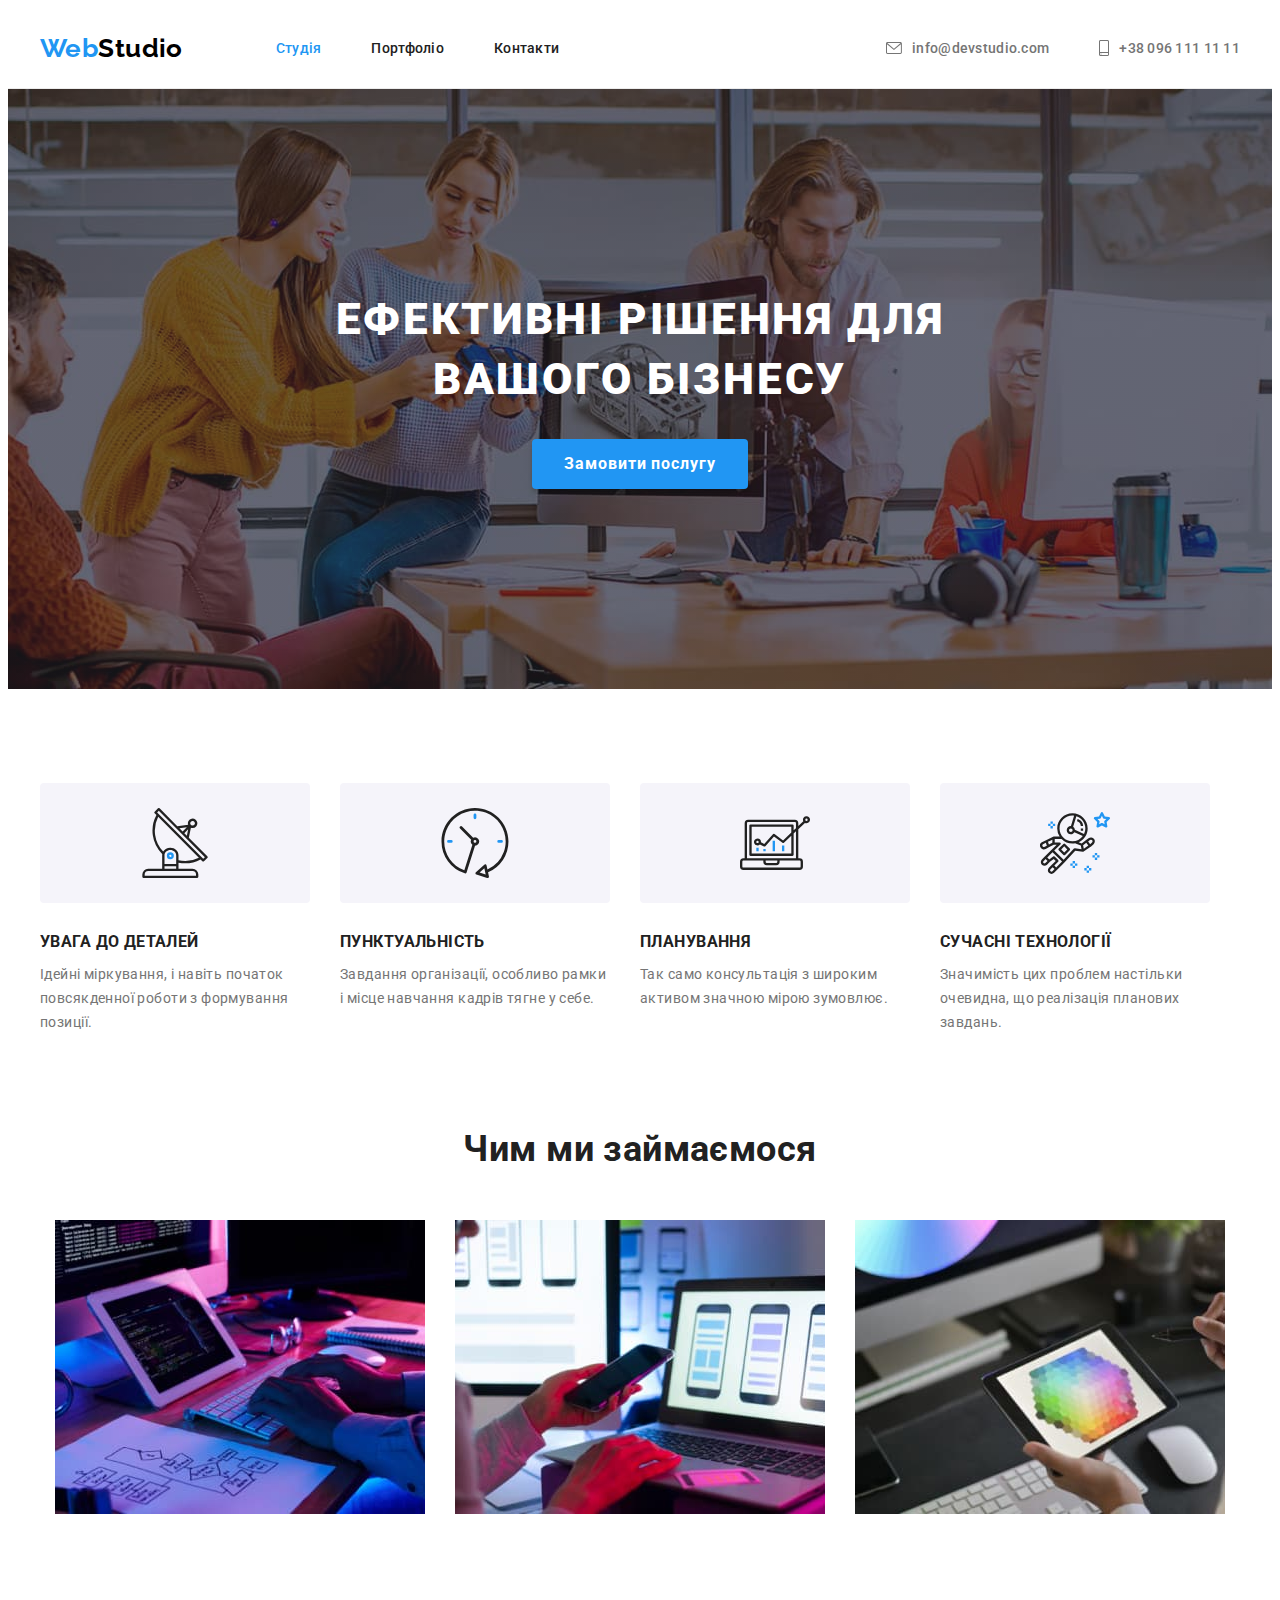
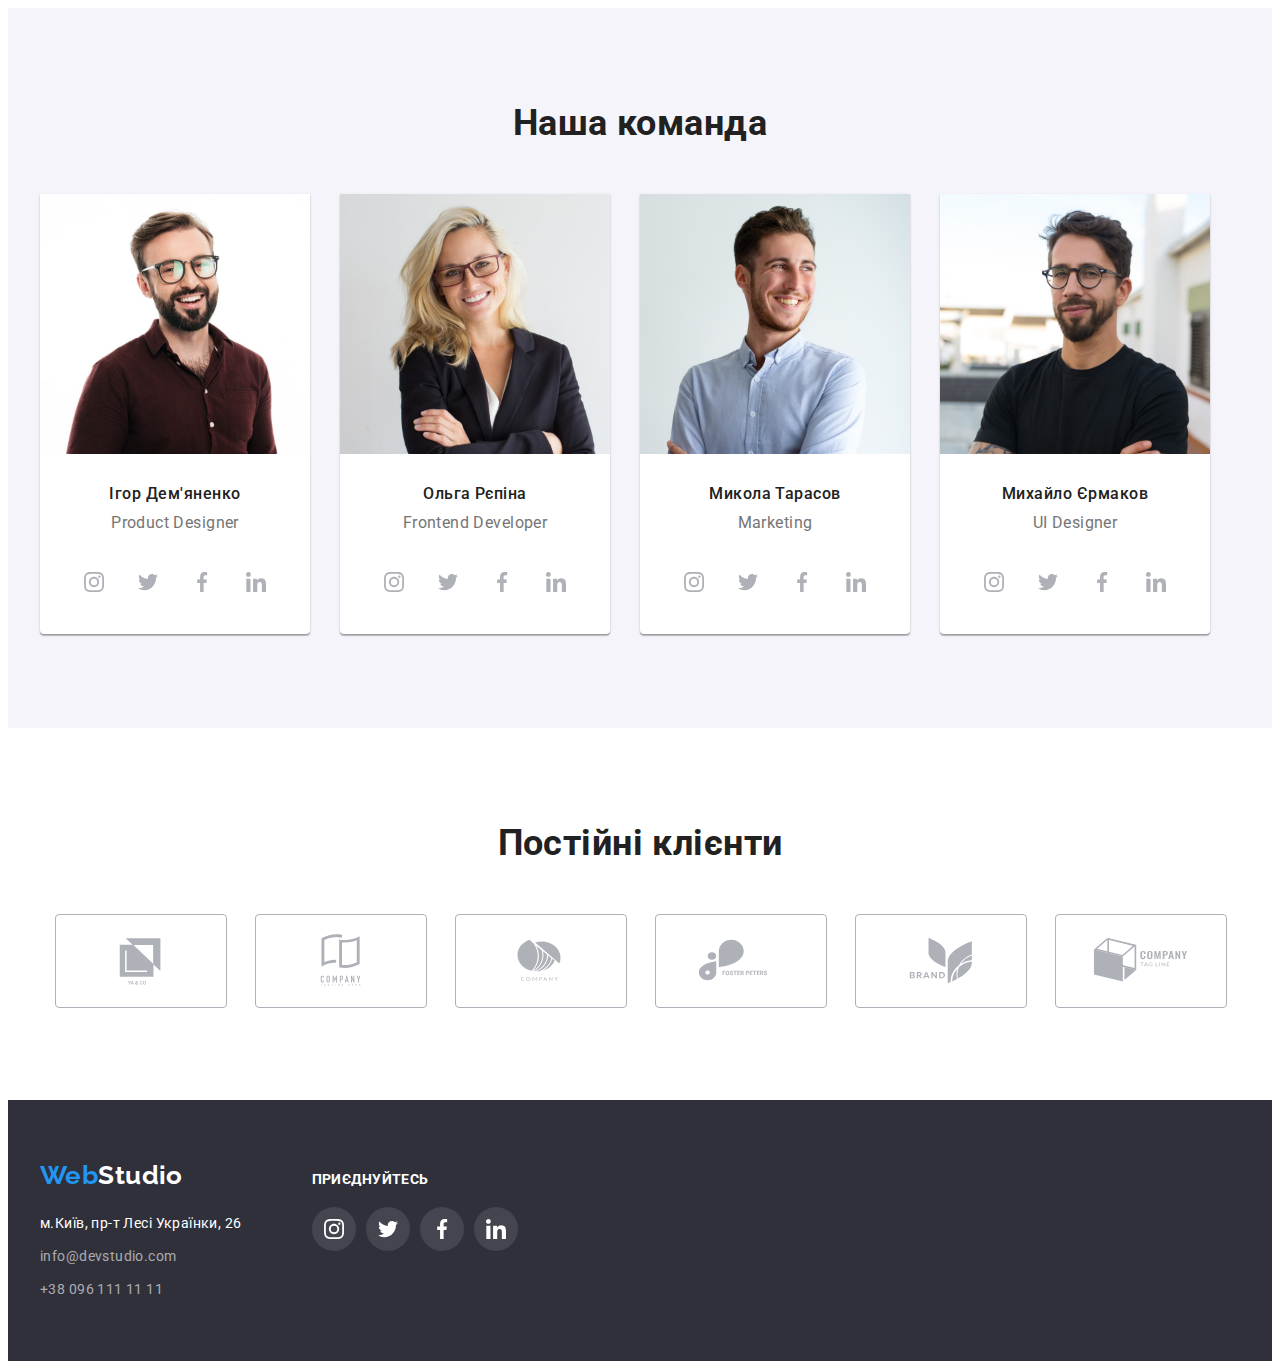
<file: index.html>
<!DOCTYPE html>
<html lang="uk">
  <head>
    <meta charset="UTF-8" />
    <meta http-equiv="X-UA-Compatible" content="IE=edge" />
    <meta name="viewport" content="width=device-width, initial-scale=1.0" />
    <title>Document</title>
    <link rel="preconnect" href="https://fonts.googleapis.com" />
    <link rel="preconnect" href="https://fonts.gstatic.com" crossorigin />

    <!-- Modern normalize -->
    <link
      rel="stylesheet"
      href="https://cdnjs.cloudflare.com/ajax/libs/modern-normalize/1.1.0/modern-normalize.min.css"
      integrity="sha512-wpPYUAdjBVSE4KJnH1VR1HeZfpl1ub8YT/NKx4PuQ5NmX2tKuGu6U/JRp5y+Y8XG2tV+wKQpNHVUX03MfMFn9Q=="
      crossorigin="anonymous"
      referrerpolicy="no-referrer"
    />

    <!-- Шріфти -->

    <link
      href="https://fonts.googleapis.com/css2?family=Raleway:wght@700&family=Roboto:wght@400;500;700;900&display=swap"
      rel="stylesheet"
    />

    <link rel="stylesheet" href="./css/styles.css" />
  </head>
  <body>
    <!-- Нвігаціяя сайту -->

    <header class="page-header">
      <div class="header-container container">
        <a href="./index.html" class="logo">
          <span class="accent">Web</span>Studio
        </a>
        <nav>
          <ul class="sitenav list">
            <li class="sitenav-item">
              <a href="./index.html" class="sitenav-link link current"
                >Студія</a
              >
            </li>
            <li class="sitenav-item">
              <a href="./portfolio.html" class="sitenav-link link">Портфоліо</a>
            </li>
            <li class="sitenav-item">
              <a href="" class="sitenav-link link">Контакти</a>
            </li>
          </ul>
        </nav>
        <ul class="header-contacts list">
          <li class="contacts-item">
            <a href="mailto:info@devstudio.com" class="contacts-link link">
              <svg class="contacts-icon" width="16" height="12">
                <use href="./images/icons.svg#envelope"></use>
              </svg>
              info@devstudio.com
            </a>
          </li>
          <li>
            <a href="tel:+380961111111" class="contacts-link link">
              <svg class="contacts-icon" width="10" height="16">
                <use href="./images/icons.svg#smartphone"></use>
              </svg>
              +38 096 111 11 11</a
            >
          </li>
        </ul>
      </div>
    </header>

    <!-- Головна частина сайту -->

    <main>
      <!-- Герой -->
      <section class="hero">
        <div class="hero-container container">
          <h1 class="hero-title">Ефективні рішення для вашого бізнесу</h1>
          <button type="button" class="button primary">Замовити послугу</button>
        </div>
      </section>
      <!-- Переваги -->
      <section class="section">
        <div class="benefits-container container">
          <h2 class="hidden">Переваги</h2>
          <ul class="benefits-list list">
            <li class="benefits-item">
              <div class="icon-container">
                <svg class="benefits-icon" width="70" height="70">
                  <use href="./images/icons.svg#antenna"></use>
                </svg>
              </div>
              <h3 class="benefits-title">УВАГА ДО ДЕТАЛЕЙ</h3>
              <p class="benefits-text">
                Ідейні міркування, і навіть початок повсякденної роботи з
                формування позиції.
              </p>
            </li>
            <li class="benefits-item">
              <div class="icon-container">
                <svg class="benefits-icon" width="70" height="70">
                  <use href="./images/icons.svg#clock"></use>
                </svg>
              </div>
              <h3 class="benefits-title">ПУНКТУАЛЬНІСТЬ</h3>
              <p class="benefits-text">
                Завдання організації, особливо рамки і місце навчання кадрів
                тягне у себе.
              </p>
            </li>
            <li class="benefits-item">
              <div class="icon-container">
                <svg class="benefits-icon" width="70" height="70">
                  <use href="./images/icons.svg#diagram"></use>
                </svg>
              </div>
              <h3 class="benefits-title">ПЛАНУВАННЯ</h3>
              <p class="benefits-text">
                Так само консультація з широким активом значною мірою зумовлює.
              </p>
            </li>
            <li class="benefits-item">
              <div class="icon-container">
                <svg class="benefits-icon" width="70" height="70">
                  <use href="./images/icons.svg#astronaut"></use>
                </svg>
              </div>
              <h3 class="benefits-title">СУЧАСНІ ТЕХНОЛОГІЇ</h3>
              <p class="benefits-text">
                Значимість цих проблем настільки очевидна, що реалізація
                планових завдань.
              </p>
            </li>
          </ul>
        </div>
      </section>
      <!-- Наші можливості -->
      <section class="capabilities-section section">
        <div class="capabilities-container container">
          <h2 class="section-title">Чим ми займаємося</h2>
          <ul class="capabilities-list list">
            <li class="capabilities-item">
              <img
                src="./images/box1.jpg"
                alt="процес"
                width="370"
                height="294"
              />
            </li>
            <li class="capabilities-item">
              <img
                src="./images/box2.jpg"
                alt="процес"
                width="370"
                height="294"
              />
            </li>
            <li class="capabilities-item">
              <img
                src="./images/box3.jpg"
                alt="процес"
                width="370"
                height="294"
              />
            </li>
          </ul>
        </div>
      </section>
      <!-- Наша команда -->
      <section class="section team">
        <div class="container-team container">
          <h2 class="section-title">Наша команда</h2>
          <ul class="workers-list list">
            <li class="cards">
              <img
                src="./images/team_1.jpg"
                alt="Працівник"
                width="270"
                height="260"
              />
              <div class="cards-text">
                <h3 class="workers-title">Ігор Дем'яненко</h3>
                <p class="workers-profession">Product Designer</p>
                <ul class="socials list">
                  <li class="socials-item">
                    <a
                      href="https://www.instagram.com"
                      class="socials-link link"
                      target="_blank"
                      rel="noopener noreferrer"
                      aria-label="Instagram icon"
                    >
                      <svg class="socials-icon" width="20" height="20">
                        <use href="./images/icons.svg#instagram"></use></svg
                    ></a>
                  </li>
                  <li class="socials-item">
                    <a
                      href="https://twitter.com"
                      class="socials-link link"
                      target="_blank"
                      rel="noopener noreferrer"
                      aria-label="Twitter icon"
                      ><svg class="socials-icon" width="20" height="20">
                        <use href="./images/icons.svg#twitter"></use></svg
                    ></a>
                  </li>
                  <li class="socials-item">
                    <a
                      href="https://facebook.com"
                      class="socials-link link"
                      target="_blank"
                      rel="noopener noreferrer"
                      aria-label="Facebook icon"
                      ><svg class="socials-icon" width="20" height="20">
                        <use href="./images/icons.svg#facebook"></use></svg
                    ></a>
                  </li>
                  <li class="socials-item">
                    <a
                      href="https://linkedin.com/"
                      class="socials-link link"
                      target="_blank"
                      rel="noopener noreferrer"
                      aria-label="Linkedin icon"
                      ><svg class="socials-icon" width="20" height="20">
                        <use href="./images/icons.svg#linkedin"></use></svg
                    ></a>
                  </li>
                </ul>
              </div>
            </li>
            <li class="cards">
              <img
                src="./images/team_2.jpg"
                alt="Працівник"
                width="270"
                height="260"
              />
              <div class="cards-text">
                <h3 class="workers-title">Ольга Рєпіна</h3>
                <p class="workers-profession">Frontend Developer</p>
                <ul class="socials list">
                  <li class="socials-item">
                    <a
                      href="https://www.instagram.com"
                      class="socials-link link"
                      target="_blank"
                      rel="noopener noreferrer"
                      aria-label="Instagram icon"
                    >
                      <svg class="socials-icon" width="20" height="20">
                        <use href="./images/icons.svg#instagram"></use></svg
                    ></a>
                  </li>
                  <li class="socials-item">
                    <a
                      href="https://twitter.com"
                      class="socials-link link"
                      target="_blank"
                      rel="noopener noreferrer"
                      aria-label="Twitter icon"
                      ><svg class="socials-icon" width="20" height="20">
                        <use href="./images/icons.svg#twitter"></use></svg
                    ></a>
                  </li>
                  <li class="socials-item">
                    <a
                      href="https://facebook.com"
                      class="socials-link link"
                      target="_blank"
                      rel="noopener noreferrer"
                      aria-label="Facebook icon"
                      ><svg class="socials-icon" width="20" height="20">
                        <use href="./images/icons.svg#facebook"></use></svg
                    ></a>
                  </li>
                  <li class="socials-item">
                    <a
                      href="https://linkedin.com/"
                      class="socials-link link"
                      target="_blank"
                      rel="noopener noreferrer"
                      aria-label="Linkedin icon"
                      ><svg class="socials-icon" width="20" height="20">
                        <use href="./images/icons.svg#linkedin"></use></svg
                    ></a>
                  </li>
                </ul>
              </div>
            </li>
            <li class="cards">
              <img
                src="./images/team_3.jpg"
                alt="Працівник"
                width="270"
                height="260"
              />
              <div class="cards-text">
                <h3 class="workers-title">Микола Тарасов</h3>
                <p class="workers-profession">Marketing</p>
                <ul class="socials list">
                  <li class="socials-item">
                    <a
                      href="https://www.instagram.com"
                      class="socials-link link"
                      target="_blank"
                      rel="noopener noreferrer"
                      aria-label="Instagram icon"
                    >
                      <svg class="socials-icon" width="20" height="20">
                        <use href="./images/icons.svg#instagram"></use></svg
                    ></a>
                  </li>
                  <li class="socials-item">
                    <a
                      href="https://twitter.com"
                      class="socials-link link"
                      target="_blank"
                      rel="noopener noreferrer"
                      aria-label="Twitter icon"
                      ><svg class="socials-icon" width="20" height="20">
                        <use href="./images/icons.svg#twitter"></use></svg
                    ></a>
                  </li>
                  <li class="socials-item">
                    <a
                      href="https://facebook.com"
                      class="socials-link link"
                      target="_blank"
                      rel="noopener noreferrer"
                      aria-label="Facebook icon"
                      ><svg class="socials-icon" width="20" height="20">
                        <use href="./images/icons.svg#facebook"></use></svg
                    ></a>
                  </li>
                  <li class="socials-item">
                    <a
                      href="https://linkedin.com/"
                      class="socials-link link"
                      target="_blank"
                      rel="noopener noreferrer"
                      aria-label="Linkedin icon"
                      ><svg class="socials-icon" width="20" height="20">
                        <use href="./images/icons.svg#linkedin"></use></svg
                    ></a>
                  </li>
                </ul>
              </div>
            </li>
            <li class="cards">
              <img
                src="./images/team_4.jpg"
                alt="Працівник"
                width="270"
                height="260"
              />
              <div class="cards-text">
                <h3 class="workers-title">Михайло Єрмаков</h3>
                <p class="workers-profession">UI Designer</p>
                <ul class="socials list">
                  <li class="socials-item">
                    <a
                      href="https://www.instagram.com"
                      class="socials-link link"
                      target="_blank"
                      rel="noopener noreferrer"
                      aria-label="Instagram icon"
                    >
                      <svg class="socials-icon" width="20" height="20">
                        <use href="./images/icons.svg#instagram"></use></svg
                    ></a>
                  </li>
                  <li class="socials-item">
                    <a
                      href="https://twitter.com"
                      class="socials-link link"
                      target="_blank"
                      rel="noopener noreferrer"
                      aria-label="Twitter icon"
                      ><svg class="socials-icon" width="20" height="20">
                        <use href="./images/icons.svg#twitter"></use></svg
                    ></a>
                  </li>
                  <li class="socials-item">
                    <a
                      href="https://facebook.com"
                      class="socials-link link"
                      target="_blank"
                      rel="noopener noreferrer"
                      aria-label="Facebook icon"
                      ><svg class="socials-icon" width="20" height="20">
                        <use href="./images/icons.svg#facebook"></use></svg
                    ></a>
                  </li>
                  <li class="socials-item">
                    <a
                      href="https://linkedin.com/"
                      class="socials-link link"
                      target="_blank"
                      rel="noopener noreferrer"
                      aria-label="Linkedin icon"
                      ><svg class="socials-icon" width="20" height="20">
                        <use href="./images/icons.svg#linkedin"></use></svg
                    ></a>
                  </li>
                </ul>
              </div>
            </li>
          </ul>
        </div>
      </section>
      <!-- Постійні клієнти -->
      <sectin class="section clients">
        <div class="container-clients container">
          <h2 class="section-title">Постійні клієнти</h2>
          <ul class="clients-list list">
            <li class="clients-item">
              <a
                href=""
                class="clients-link link"
                target=""
                rel="noopener noreferrer"
                aria-label="icon"
              >
                <svg class="clients-icon" width="106" height="60">
                  <use href="./images/icons.svg#Logo1"></use></svg
              ></a>
            </li>
            <li class="clients-item">
              <a
                href=""
                class="clients-link link"
                target=""
                rel="noopener noreferrer"
                aria-label="icon"
              >
                <svg class="clients-icon" width="106" height="60">
                  <use href="./images/icons.svg#Logo2"></use></svg
              ></a>
            </li>
            <li class="clients-item">
              <a
                href=""
                class="clients-link link"
                target=""
                rel="noopener noreferrer"
                aria-label="icon"
              >
                <svg class="clients-icon" width="106" height="60">
                  <use href="./images/icons.svg#Logo3"></use></svg
              ></a>
            </li>
            <li class="clients-item">
              <a
                href=""
                class="clients-link link"
                target=""
                rel="noopener noreferrer"
                aria-label="icon"
              >
                <svg class="clients-icon" width="106" height="60">
                  <use href="./images/icons.svg#Logo4"></use></svg
              ></a>
            </li>
            <li class="clients-item">
              <a
                href=""
                class="clients-link link"
                target=""
                rel="noopener noreferrer"
                aria-label="icon"
              >
                <svg class="clients-icon" width="106" height="60">
                  <use href="./images/icons.svg#Logo5"></use></svg
              ></a>
            </li>
            <li class="clients-item">
              <a
                href=""
                class="clients-link link"
                target=""
                rel="noopener noreferrer"
                aria-label="icon"
              >
                <svg class="clients-icon" width="106" height="60">
                  <use href="./images/icons.svg#Logo6"></use></svg
              ></a>
            </li>
          </ul>
        </div>
      </sectin>
    </main>

    <!-- Підвал -->

    <footer class="footer">
      <div class="footer-container container">
        <div class="communication-container">
          <a href="./index.html" class="footer-logo">
            <span class="accent">Web</span>Studio
          </a>
          <address>
            <ul class="communication-list list">
              <li class="communication-item">
                <a href="" class="link addres">м.Київ, пр-т Лесі Українки, 26</a>
              </li>
              <li class="communication-item">
                <a href="mailto:info@devstudio.com" class="link contacts"
                  >info@devstudio.com</a
                >
              </li>
              <li class="communication-item">
                <a href="tel:+380961111111" class="link contacts"
                  >+38 096 111 11 11</a
                >
              </li>
            </ul>
          </address>
        </div>
        <div class="socials-container">
          <p class="socials-title">приєднуйтесь</p>
          <ul class="footer-socials list">
            <li class="footer-socials-item">
              <a
                href="https://www.instagram.com"
                class="footer-socials-link link"
                target="_blank"
                rel="noopener noreferrer"
                aria-label="Instagram icon"
              >
                <svg class="footer-socials-icon" width="20" height="20">
                  <use href="./images/icons.svg#instagram"></use></svg
              ></a>
            </li>
            <li class="footer-socials-item">
              <a
                href="https://twitter.com"
                class="footer-socials-link link"
                target="_blank"
                rel="noopener noreferrer"
                aria-label="Twitter icon"
                ><svg class="footer-socials-icon" width="20" height="20">
                  <use href="./images/icons.svg#twitter"></use></svg
              ></a>
            </li>
            <li class="footer-socials-item">
              <a
                href="https://facebook.com"
                class="footer-socials-link link"
                target="_blank"
                rel="noopener noreferrer"
                aria-label="Facebook icon"
                ><svg class="footer-socials-icon" width="20" height="20">
                  <use href="./images/icons.svg#facebook"></use></svg
              ></a>
            </li>
            <li class="footer-socials-item">
              <a
                href="https://linkedin.com/"
                class="footer-socials-link link"
                target="_blank"
                rel="noopener noreferrer"
                aria-label="Linkedin icon"
                ><svg class="footer-socials-icon" width="20" height="20">
                  <use href="./images/icons.svg#linkedin"></use></svg
              ></a>
            </li>
          </ul>
        </div>
      </div>
    </footer>
  </body>
</html>
</file>
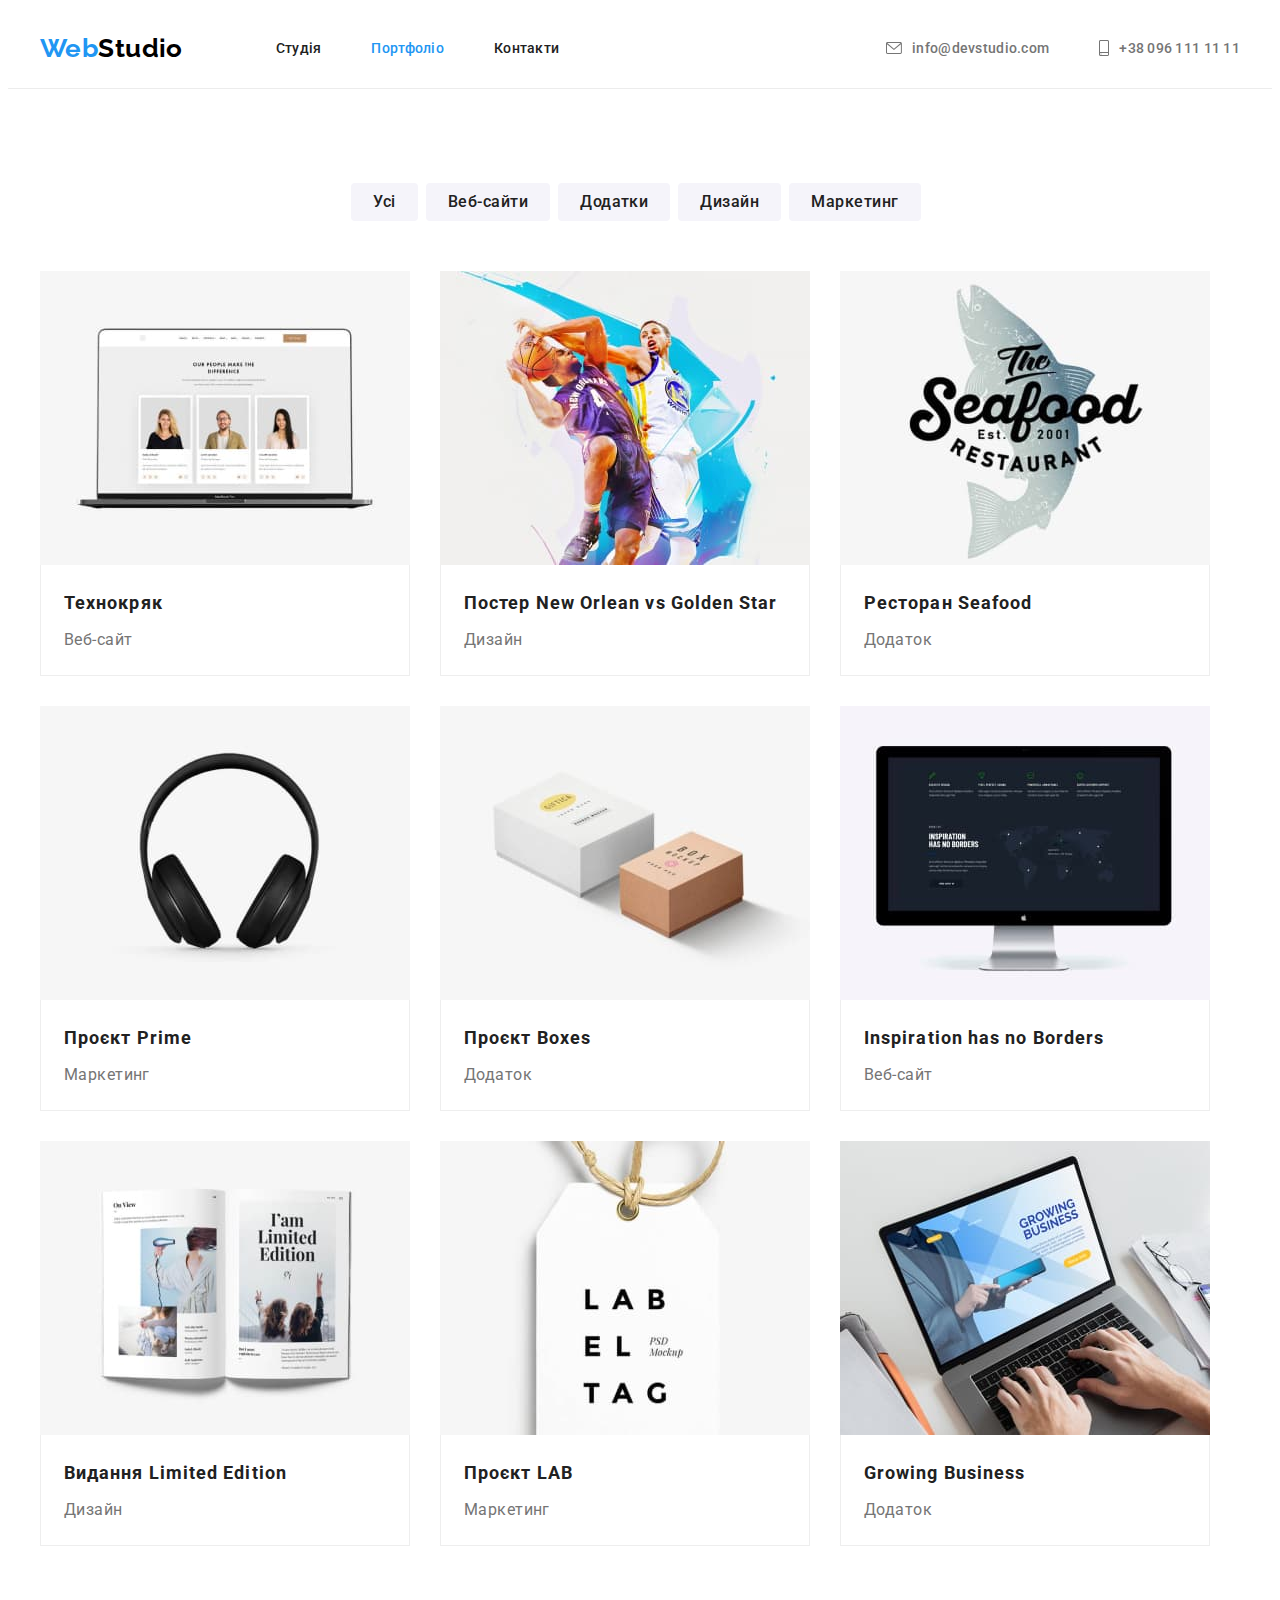
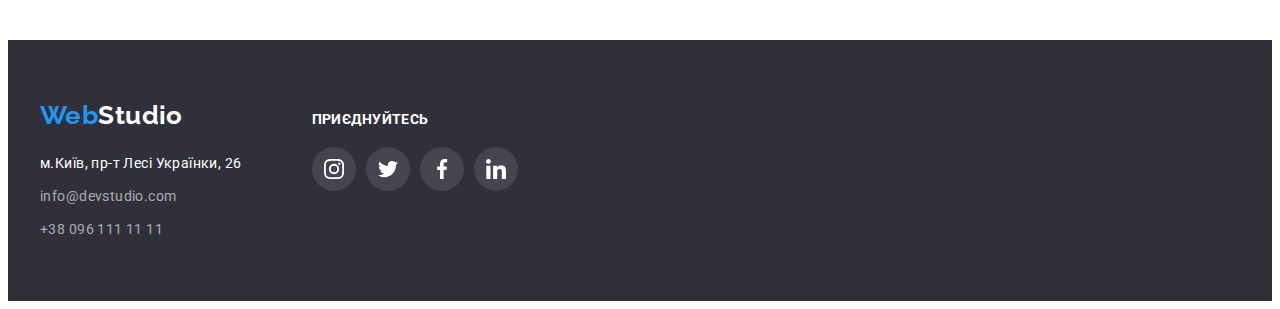
<file: portfolio.html>
<!DOCTYPE html>
<html lang="uk">
  <head>
    <meta charset="UTF-8" />
    <meta http-equiv="X-UA-Compatible" content="IE=edge" />
    <meta name="viewport" content="width=device-width, initial-scale=1.0" />
    <title>Document</title>

    <!-- Modern normalize -->
    <link
      rel="stylesheet"
      href="https://cdnjs.cloudflare.com/ajax/libs/modern-normalize/1.1.0/modern-normalize.min.css"
      integrity="sha512-wpPYUAdjBVSE4KJnH1VR1HeZfpl1ub8YT/NKx4PuQ5NmX2tKuGu6U/JRp5y+Y8XG2tV+wKQpNHVUX03MfMFn9Q=="
      crossorigin="anonymous"
      referrerpolicy="no-referrer"
    />

    <!-- Шріфти -->
    <link
      href="https://fonts.googleapis.com/css2?family=Raleway:wght@700&family=Roboto:wght@400;500;700;900&display=swap"
      rel="stylesheet"
    />
    <link rel="stylesheet" href="./css/styles.css" />
  </head>
  <body>
    <!-- Нвігаціяя сайту -->
    <header class="page-header">
      <div class="header-container container">
        <a href="./index.html" class="logo">
          <span class="accent">Web</span>Studio
        </a>
        <nav>
          <ul class="sitenav list">
            <li class="sitenav-item">
              <a href="./index.html" class="sitenav-link link">Студія</a>
            </li>
            <li class="sitenav-item">
              <a href="./portfolio.html" class="sitenav-link link current"
                >Портфоліо</a
              >
            </li>
            <li class="sitenav-item">
              <a href="" class="sitenav-link link">Контакти</a>
            </li>
          </ul>
        </nav>
        <ul class="header-contacts list">
          <li class="contacts-item">
            <a href="mailto:info@devstudio.com" class="contacts-link link">
              <svg class="contacts-icon" width="16" height="12">
                <use href="./images/icons.svg#envelope"></use>
              </svg>
              info@devstudio.com
            </a>
          </li>
          <li>
            <a href="tel:+380961111111" class="contacts-link link">
              <svg class="contacts-icon" width="10" height="16">
                <use href="./images/icons.svg#smartphone"></use>
              </svg>
              +38 096 111 11 11</a
            >
          </li>
        </ul>
      </div>
    </header>
    <main>
      <!-- Наші проєкти -->

      <section class="section">
        <div class="container">
          <h1 class="hidden">Наші проєкти</h1>
          <ul class="btn-list btn list">
            <li class="btn-item">
              <button type="button" class="button secondary">Усі</button>
            </li>
            <li class="btn-item">
              <button type="button" class="button secondary">Веб-сайти</button>
            </li>
            <li class="btn-item">
              <button type="button" class="button secondary">Додатки</button>
            </li>
            <li class="btn-item">
              <button type="button" class="button secondary">Дизайн</button>
            </li>
            <li class="btn-item">
              <button type="button" class="button secondary">Маркетинг</button>
            </li>
          </ul>
          <ul class="projects-list projects list">
            <li class="projects-item">
                <a href="" class="projects-link link">
                  <img
                    src="./images/project1.jpg"
                    alt="Проєкт"
                    width="370"
                    height="294"
                  />
                  <div class="wrepper">
                    <h2 class="projects-title">Технокряк</h2>
                    <p class="projects-text">Веб-сайт</p>
                  </div>
                </a>
            </li>
            <li class="projects-item">
                  <a href="" class="projects-link link">
                  <img
                    src="./images/project2.jpg"
                    alt="Проєкт"
                    width="370"
                    height="294"
                  />
                  <div class="wrepper">
                    <h2 class="projects-title">
                      Постер New Orlean vs Golden Star
                    </h2>
                    <p class="projects-text">Дизайн</p>
                  </div>
                </a>
            </li>
            <li class="projects-item">
                <a href="" class="projects-link link">
                  <img
                    src="./images/project3.jpg"
                    alt=""
                    width="370"
                    height="294"
                  />
                  <div class="wrepper">
                    <h2 class="projects-title">Ресторан Seafood</h2>
                    <p class="projects-text">Додаток</p>
                  </div>
                </a>
            </li>
            <li class="projects-item">
                <a href="" class="projects-link link">
                  <img
                    src="./images/project4.jpg"
                    alt="Працівник"
                    width="370"
                    height="294"
                  />
                  <div class="wrepper">
                    <h2 class="projects-title">Проєкт Prime</h2>
                    <p class="projects-text">Маркетинг</p>
                  </div>
                </a>
            </li>
            <li class="projects-item">
                <a href="" class="projects-link link">
                  <img
                    src="./images/project5.jpg"
                    alt="Працівник"
                    width="370"
                    height="294"
                  />
                  <div class="wrepper">
                    <h2 class="projects-title">Проєкт Boxes</h2>
                    <p class="projects-text">Додаток</p>
                  </div>
                </a>
            </li>
            <li class="projects-item">
                <a href="" class="projects-link link">
                  <img
                    src="./images/project6.jpg"
                    alt="Працівник"
                    width="370"
                    height="294"
                  />
                  <div class="wrepper">
                    <h2 class="projects-title">Inspiration has no Borders</h2>
                    <p class="projects-text">Веб-сайт</p>
                  </div>
                </a>
            </li>
            <li class="projects-item">
                <a href="" class="projects-link link">
                  <img
                    src="./images/project7.jpg"
                    alt="Працівник"
                    width="370"
                    height="294"
                  />
                  <div class="wrepper">
                    <h2 class="projects-title">Видання Limited Edition</h2>
                    <p class="projects-text">Дизайн</p>
                  </div>
                </a>
            </li>
            <li class="projects-item">
                <a href="" class="projects-link link">
                  <img
                    src="./images/project8.jpg"
                    alt="Працівник"
                    width="370"
                    height="294"
                  />
                  <div class="wrepper">
                    <h2 class="projects-title">Проєкт LAB</h2>
                    <p class="projects-text">Маркетинг</p>
                  </div>
                </a>
            </li>
            <li class="projects-item">
                <a href="" class="projects-link link">
                  <img
                    src="./images/project9.jpg"
                    alt="Працівник"
                    width="370"
                    height="294"
                  />
                  <div class="wrepper">
                    <h2 class="projects-title">Growing Business</h2>
                    <p class="projects-text">Додаток</p>
                  </div>
                </a>
            </li>
          </ul>
        </div>
      </section>
    </main>

    <!-- Підвал -->

    <footer class="footer">
      <div class="footer-container container">
        <div class="communication-container">
          <a href="./index.html" class="footer-logo">
            <span class="accent">Web</span>Studio
          </a>
          <address>
            <ul class="communication-list list">
              <li class="communication-item">
                <a href="" class="link addres"
                  >м.Київ, пр-т Лесі Українки, 26</a
                >
              </li>
              <li class="communication-item">
                <a href="mailto:info@devstudio.com" class="link contacts"
                  >info@devstudio.com</a
                >
              </li>
              <li class="communication-item">
                <a href="tel:+380961111111" class="link contacts"
                  >+38 096 111 11 11</a
                >
              </li>
            </ul>
          </address>
        </div>
        <div class="socials-container">
          <p class="socials-title">приєднуйтесь</p>
          <ul class="footer-socials list">
            <li class="footer-socials-item">
              <a
                href="https://www.instagram.com"
                class="footer-socials-link link"
                target="_blank"
                rel="noopener noreferrer"
                aria-label="Instagram icon"
              >
                <svg class="footer-socials-icon" width="20" height="20">
                  <use href="./images/icons.svg#instagram"></use></svg
              ></a>
            </li>
            <li class="footer-socials-item">
              <a
                href="https://twitter.com"
                class="footer-socials-link link"
                target="_blank"
                rel="noopener noreferrer"
                aria-label="Twitter icon"
                ><svg class="footer-socials-icon" width="20" height="20">
                  <use href="./images/icons.svg#twitter"></use></svg
              ></a>
            </li>
            <li class="footer-socials-item">
              <a
                href="https://facebook.com"
                class="footer-socials-link link"
                target="_blank"
                rel="noopener noreferrer"
                aria-label="Facebook icon"
                ><svg class="footer-socials-icon" width="20" height="20">
                  <use href="./images/icons.svg#facebook"></use></svg
              ></a>
            </li>
            <li class="footer-socials-item">
              <a
                href="https://linkedin.com/"
                class="footer-socials-link link"
                target="_blank"
                rel="noopener noreferrer"
                aria-label="Linkedin icon"
                ><svg class="footer-socials-icon" width="20" height="20">
                  <use href="./images/icons.svg#linkedin"></use></svg
              ></a>
            </li>
          </ul>
        </div>
      </div>
    </footer>
  </body>
</html>
</file>
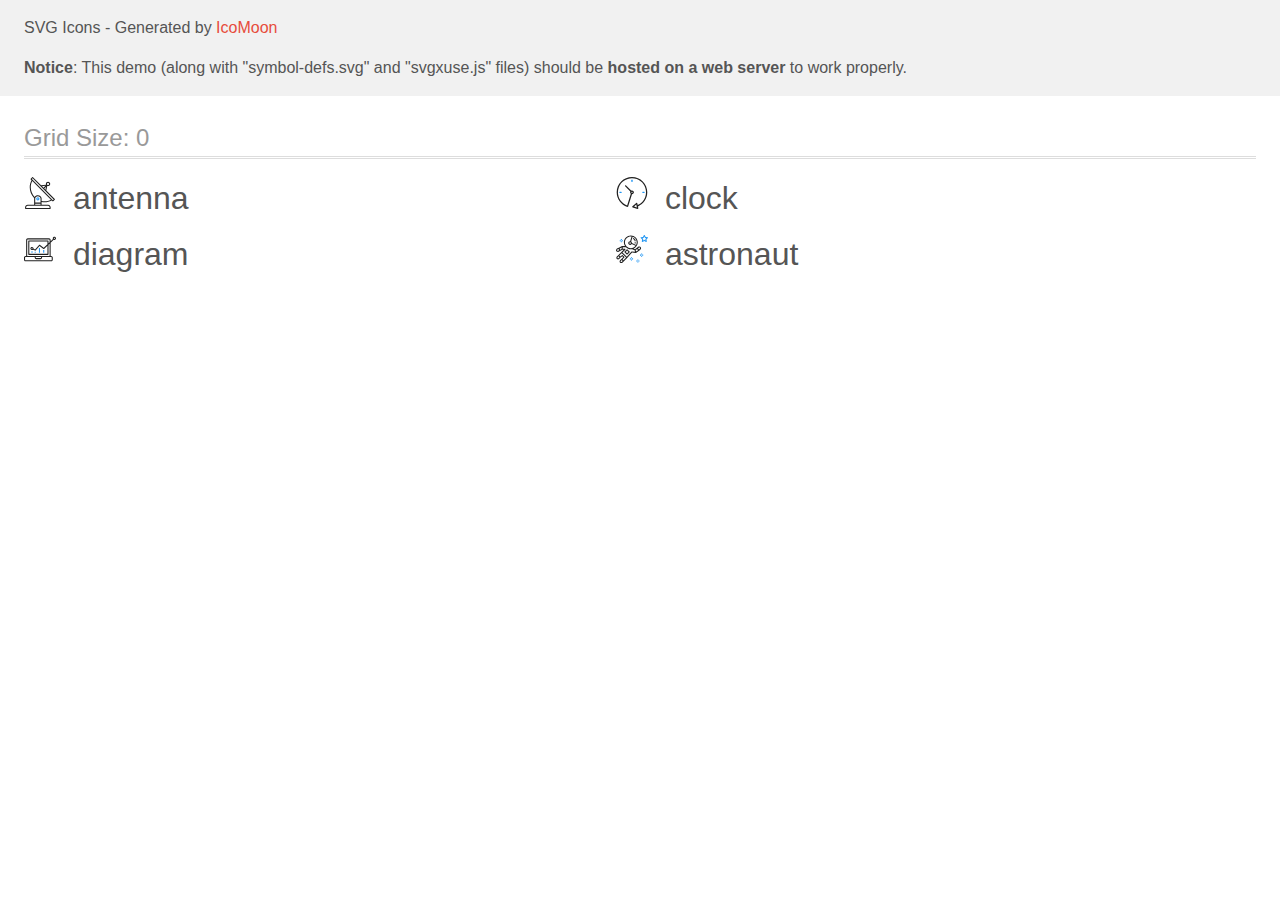
<file: images/icomoon/demo-external-svg.html>
<!doctype html>
<html>
<head>
    <title>IcoMoon - SVG Icons</title>
    <meta charset="utf-8">
    <meta name="viewport" content="width=device-width, initial-scale=1">
    <link rel="stylesheet" href="demo-files/demo.css">
    <link rel="stylesheet" href="style.css">
</head>
<body>
<header class="bgc1 clearfix">
<div class="mhl">
    <p>SVG Icons - Generated by <a href="https://icomoon.io/app">IcoMoon</a></p><p><strong>Notice</strong>: This demo (along with "symbol-defs.svg" and "svgxuse.js" files) should be <b>hosted on a web server</b> to work properly.</p>
</div>
</header>
    <div class="clearfix mhl ptl">
        <h1 class="mvm mtn fgc1">Grid Size: 0</h1>
        <div class="glyph fs1">
            <div class="clearfix pbs">
                <svg class="icon antenna"><use xlink:href="symbol-defs.svg#antenna"></use></svg><span class="name"> antenna</span>
            </div>
        </div>
        <div class="glyph fs1">
            <div class="clearfix pbs">
                <svg class="icon clock"><use xlink:href="symbol-defs.svg#clock"></use></svg><span class="name"> clock</span>
            </div>
        </div>
        <div class="glyph fs1">
            <div class="clearfix pbs">
                <svg class="icon diagram"><use xlink:href="symbol-defs.svg#diagram"></use></svg><span class="name"> diagram</span>
            </div>
        </div>
        <div class="glyph fs1">
            <div class="clearfix pbs">
                <svg class="icon astronaut"><use xlink:href="symbol-defs.svg#astronaut"></use></svg><span class="name"> astronaut</span>
            </div>
        </div>
  </div>
<script defer src="svgxuse.js"></script>
</body>
</html>
</file>
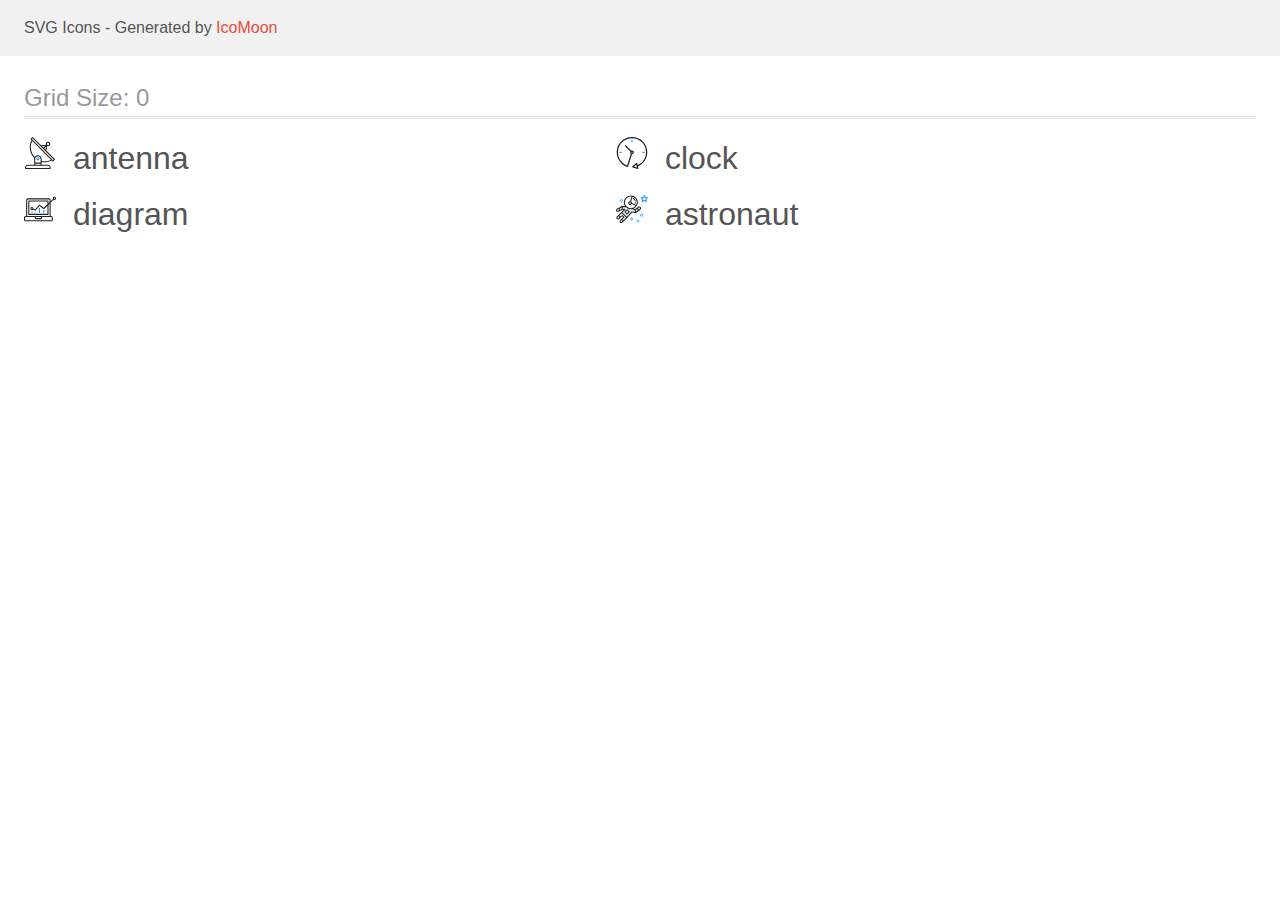
<file: images/icomoon/demo.html>
<!doctype html>
<html>
<head>
    <title>IcoMoon - SVG Icons</title>
    <meta charset="utf-8">
    <meta name="viewport" content="width=device-width, initial-scale=1">
    <link rel="stylesheet" href="demo-files/demo.css">
    <link rel="stylesheet" href="style.css">
</head>
<body>
<svg aria-hidden="true" style="position: absolute; width: 0; height: 0; overflow: hidden;" version="1.1" xmlns="http://www.w3.org/2000/svg" xmlns:xlink="http://www.w3.org/1999/xlink">
<defs>
<symbol id="antenna" viewBox="0 0 32 32">
<path fill="#212121" style="fill: var(--color1, #212121)" d="M30.773 22.098l-8.443-8.505 0.937-4.615c0.242 0.094 0.499 0.144 0.758 0.146h0.006c1.192 0.014 2.17-0.941 2.184-2.133s-0.941-2.17-2.133-2.184c-1.192-0.014-2.17 0.941-2.184 2.133-0.003 0.255 0.039 0.509 0.125 0.749l-4.96 0.605-8.091-8.133c-0.099-0.101-0.235-0.159-0.377-0.16-0.14 0.001-0.274 0.056-0.373 0.155l-1.513 1.504c-0.208 0.208-0.208 0.546 0 0.754l0.814 0.826c-3.153 5.798-2.129 12.978 2.519 17.663 0.043 0.041 0.092 0.074 0.146 0.098-0.034 0.18-0.051 0.364-0.052 0.547v6.187h-6.4c-1.472 0.002-2.665 1.195-2.667 2.667v1.067c0 0.295 0.239 0.533 0.533 0.533h24.533c0.295 0 0.533-0.239 0.533-0.533v-1.067c-0.002-1.472-1.195-2.665-2.667-2.667h-6.4v-2.742c1.003 0.21 2.024 0.317 3.049 0.32 2.458-0.003 4.877-0.615 7.040-1.783l0.818 0.823c0.099 0.101 0.235 0.159 0.377 0.16 0.14-0.001 0.274-0.056 0.373-0.155l1.513-1.504c0.208-0.208 0.208-0.546 0-0.754zM23.28 6.233c0.418-0.415 1.093-0.414 1.508 0.004s0.414 1.093-0.004 1.508c-0.2 0.199-0.47 0.31-0.752 0.31h-0.003c-0.589-0.003-1.064-0.483-1.061-1.072 0.002-0.282 0.115-0.552 0.314-0.751h-0.002zM22.024 9.738l-0.598 2.946-1.175-1.182 1.774-1.763zM21.419 8.836l-1.92 1.909-1.485-1.493 3.405-0.415zM24.004 28.8c0.884 0 1.6 0.716 1.6 1.6v0.533h-23.467v-0.533c0-0.884 0.716-1.6 1.6-1.6h20.267zM16.537 26.667v1.067h-5.333v-1.067h5.333zM11.204 25.6v-4.053c0-1.294 1.196-2.347 2.667-2.347s2.667 1.053 2.667 2.347v4.053h-5.333zM17.604 23.904v-2.357c0-1.882-1.675-3.413-3.733-3.413-1.331-0.020-2.576 0.657-3.281 1.786-4.058-4.274-4.971-10.645-2.279-15.887l18.602 18.708c-2.872 1.461-6.165 1.873-9.309 1.163zM28.893 23.22l-21.057-21.181 0.755-0.752 7.935 7.98c0.004 0 0.006 0.007 0.010 0.010l13.115 13.191-0.757 0.752z"></path>
<path fill="#2196f3" style="fill: var(--color2, #2196f3)" d="M13.876 20.267h-0.005c-0.884-0.001-1.601 0.714-1.602 1.598s0.714 1.601 1.598 1.602h0.005c0.884 0.001 1.601-0.714 1.602-1.598s-0.714-1.601-1.598-1.602zM14.249 22.245c-0.1 0.1-0.236 0.156-0.378 0.155-0.295-0.002-0.532-0.242-0.531-0.536 0.001-0.141 0.057-0.276 0.157-0.375s0.233-0.154 0.373-0.155c0.295 0.002 0.532 0.241 0.53 0.536-0.001 0.141-0.057 0.276-0.157 0.375h0.005z"></path>
</symbol>
<symbol id="clock" viewBox="0 0 32 32">
<path fill="#212121" style="fill: var(--color1, #212121)" d="M31.297 15.301c-0.002-8.452-6.855-15.303-15.308-15.301s-15.303 6.855-15.301 15.308c0.001 6.658 4.307 12.551 10.649 14.576 0.061 0.019 0.124 0.029 0.187 0.029 0.121-0 0.239-0.032 0.342-0.094 0.135-0.080 0.236-0.207 0.283-0.356l3.865-12.25c1.057-0.005 1.909-0.866 1.903-1.923s-0.866-1.909-1.923-1.903c-0.284 0.001-0.565 0.067-0.82 0.191l-5.106-5.107c-0.253-0.245-0.657-0.238-0.902 0.016-0.239 0.247-0.239 0.639 0 0.886l5.103 5.109c-0.392 0.799-0.168 1.764 0.536 2.309l-3.683 11.673c-7.278-2.681-11.004-10.754-8.323-18.032s10.754-11.004 18.032-8.323 11.004 10.754 8.323 18.032c-1.31 3.556-4.001 6.431-7.462 7.973l-0.398-1.874c-0.073-0.344-0.411-0.565-0.756-0.492-0.109 0.023-0.209 0.074-0.292 0.148l-3.837 3.426c-0.263 0.234-0.287 0.637-0.052 0.9 0.076 0.085 0.174 0.149 0.283 0.184l4.899 1.563c0.335 0.108 0.694-0.077 0.802-0.412 0.034-0.106 0.040-0.219 0.017-0.328l-0.391-1.839c5.664-2.388 9.342-7.942 9.329-14.089zM15.992 14.664c0.352 0 0.638 0.286 0.638 0.638s-0.286 0.638-0.638 0.638c-0.352 0-0.638-0.285-0.638-0.638s0.285-0.638 0.638-0.638zM18.093 29.528l2.184-1.948 0.603 2.84-2.787-0.892z"></path>
<path fill="#2196f3" style="fill: var(--color2, #2196f3)" d="M15.354 3.185v1.275c0 0.352 0.285 0.638 0.638 0.638s0.638-0.285 0.638-0.638v-1.275c0-0.352-0.286-0.638-0.638-0.638s-0.638 0.286-0.638 0.638z"></path>
<path fill="#2196f3" style="fill: var(--color2, #2196f3)" d="M3.876 14.664c-0.352 0-0.638 0.286-0.638 0.638s0.285 0.638 0.638 0.638h1.275c0.352 0 0.638-0.285 0.638-0.638s-0.285-0.638-0.638-0.638h-1.275z"></path>
<path fill="#2196f3" style="fill: var(--color2, #2196f3)" d="M28.108 15.939c0.352 0 0.638-0.285 0.638-0.638s-0.285-0.638-0.638-0.638h-1.275c-0.352 0-0.638 0.286-0.638 0.638s0.286 0.638 0.638 0.638h1.275z"></path>
</symbol>
<symbol id="diagram" viewBox="0 0 32 32">
<path fill="#2196f3" style="fill: var(--color2, #2196f3)" d="M14.926 14.965h1.066v4.798h-1.066v-4.797z"></path>
<path fill="#2196f3" style="fill: var(--color2, #2196f3)" d="M19.19 17.097h1.066v2.665h-1.066v-2.665z"></path>
<path fill="#2196f3" style="fill: var(--color2, #2196f3)" d="M10.661 18.696h1.066v1.066h-1.066v-1.066z"></path>
<path fill="#2196f3" style="fill: var(--color2, #2196f3)" d="M7.463 18.163h1.066v1.599h-1.066v-1.599z"></path>
<path fill="#212121" style="fill: var(--color1, #212121)" d="M1.599 28.291h25.587c0.883 0 1.599-0.716 1.599-1.599v-2.132c0-0.883-0.716-1.599-1.599-1.599h-0.533v-13.293l3.028-2.868c0.703 0.346 1.553 0.136 2.013-0.499s0.396-1.508-0.152-2.068-1.42-0.644-2.065-0.198c-0.644 0.446-0.873 1.292-0.542 2.002l-2.281 2.163v-1.23c0-0.883-0.716-1.599-1.599-1.599h-21.322c-0.883 0-1.599 0.716-1.599 1.599v15.992h-0.533c-0.883 0-1.599 0.716-1.599 1.599v2.132c0 0.883 0.716 1.599 1.599 1.599zM30.384 4.837c0.294 0 0.533 0.239 0.533 0.533s-0.239 0.533-0.533 0.533c-0.294 0-0.533-0.239-0.533-0.533s0.239-0.533 0.533-0.533zM3.198 6.969c0-0.294 0.239-0.533 0.533-0.533h21.322c0.294 0 0.533 0.239 0.533 0.533v2.239l-1.066 1.013v-2.186c0-0.294-0.239-0.533-0.533-0.533h-19.19c-0.294 0-0.533 0.239-0.533 0.533v13.326c0 0.294 0.239 0.533 0.533 0.533h19.19c0.294 0 0.533-0.239 0.533-0.533v-9.674l1.066-1.010v12.284h-22.388v-15.992zM7.996 13.899c-0.721-0.002-1.354 0.478-1.546 1.174s0.105 1.433 0.725 1.801c0.62 0.368 1.41 0.276 1.928-0.226l1.853 0.93c0.215 0.108 0.476 0.057 0.636-0.123l3.939-4.431 3.872 2.901c0.208 0.156 0.498 0.139 0.686-0.039l3.365-3.188v8.131h-18.124v-12.26h18.124v2.66l-3.771 3.572-3.904-2.927c-0.222-0.166-0.534-0.135-0.718 0.072l-3.993 4.493-1.493-0.746c0.011-0.064 0.018-0.129 0.020-0.193 0-0.883-0.716-1.599-1.599-1.599zM8.529 15.498c0 0.294-0.239 0.533-0.533 0.533s-0.533-0.239-0.533-0.533c0-0.294 0.239-0.533 0.533-0.533s0.533 0.239 0.533 0.533zM11.727 24.027h5.331v0.533c0 0.294-0.239 0.533-0.533 0.533h-4.264c-0.294 0-0.533-0.239-0.533-0.533v-0.533zM1.066 24.56c0-0.294 0.239-0.533 0.533-0.533h9.062v0.533c0 0.883 0.716 1.599 1.599 1.599h4.264c0.883 0 1.599-0.716 1.599-1.599v-0.533h9.062c0.294 0 0.533 0.239 0.533 0.533v2.132c0 0.294-0.239 0.533-0.533 0.533h-25.587c-0.294 0-0.533-0.239-0.533-0.533v-2.132z"></path>
</symbol>
<symbol id="astronaut" viewBox="0 0 32 32">
<path fill="#2196f3" style="fill: var(--color2, #2196f3)" d="M31.974 4.524c-0.063-0.193-0.229-0.333-0.43-0.363l-1.91-0.278-0.855-1.731c-0.179-0.365-0.777-0.365-0.956 0l-0.855 1.731-1.91 0.278c-0.201 0.029-0.367 0.17-0.431 0.363-0.062 0.193-0.011 0.405 0.135 0.547l1.383 1.348-0.326 1.903c-0.034 0.2 0.048 0.402 0.212 0.522 0.166 0.121 0.382 0.135 0.562 0.040l1.709-0.899 1.709 0.899c0.078 0.041 0.164 0.061 0.249 0.061 0.11 0 0.221-0.034 0.314-0.102 0.164-0.119 0.246-0.322 0.212-0.522l-0.326-1.903 1.383-1.348c0.145-0.142 0.197-0.354 0.135-0.547zM29.511 5.851c-0.125 0.122-0.183 0.299-0.153 0.472l0.191 1.114-1-0.526c-0.078-0.041-0.163-0.061-0.249-0.061s-0.17 0.020-0.249 0.061l-1.001 0.526 0.191-1.114c0.030-0.173-0.028-0.349-0.153-0.472l-0.81-0.789 1.119-0.163c0.174-0.025 0.324-0.134 0.402-0.292l0.5-1.013 0.5 1.013c0.078 0.157 0.228 0.267 0.402 0.292l1.119 0.163-0.809 0.789z"></path>
<path fill="#2196f3" style="fill: var(--color2, #2196f3)" d="M26.134 20.522h-1.067v1.067h1.067v-1.067z"></path>
<path fill="#2196f3" style="fill: var(--color2, #2196f3)" d="M26.134 22.656h-1.067v1.067h1.067v-1.067z"></path>
<path fill="#2196f3" style="fill: var(--color2, #2196f3)" d="M27.2 21.589h-1.067v1.067h1.067v-1.067z"></path>
<path fill="#2196f3" style="fill: var(--color2, #2196f3)" d="M25.067 21.589h-1.067v1.067h1.067v-1.067z"></path>
<path fill="#2196f3" style="fill: var(--color2, #2196f3)" d="M22.4 26.389h-1.067v1.067h1.067v-1.067z"></path>
<path fill="#2196f3" style="fill: var(--color2, #2196f3)" d="M22.4 28.522h-1.067v1.067h1.067v-1.067z"></path>
<path fill="#2196f3" style="fill: var(--color2, #2196f3)" d="M23.467 27.456h-1.067v1.067h1.067v-1.067z"></path>
<path fill="#2196f3" style="fill: var(--color2, #2196f3)" d="M21.333 27.456h-1.067v1.067h1.067v-1.067z"></path>
<path fill="#2196f3" style="fill: var(--color2, #2196f3)" d="M16 24.256h-1.067v1.067h1.067v-1.067z"></path>
<path fill="#2196f3" style="fill: var(--color2, #2196f3)" d="M16 26.389h-1.067v1.067h1.067v-1.067z"></path>
<path fill="#2196f3" style="fill: var(--color2, #2196f3)" d="M17.067 25.322h-1.067v1.067h1.067v-1.067z"></path>
<path fill="#2196f3" style="fill: var(--color2, #2196f3)" d="M14.933 25.322h-1.067v1.067h1.067v-1.067z"></path>
<path fill="#2196f3" style="fill: var(--color2, #2196f3)" d="M5.867 6.122h-1.067v1.067h1.067v-1.067z"></path>
<path fill="#2196f3" style="fill: var(--color2, #2196f3)" d="M5.867 8.255h-1.067v1.067h1.067v-1.067z"></path>
<path fill="#2196f3" style="fill: var(--color2, #2196f3)" d="M6.933 7.189h-1.067v1.067h1.067v-1.067z"></path>
<path fill="#2196f3" style="fill: var(--color2, #2196f3)" d="M4.8 7.189h-1.067v1.067h1.067v-1.067z"></path>
<path fill="#212121" style="fill: var(--color1, #212121)" d="M24.715 14.159c-0.287-0.388-0.709-0.637-1.188-0.705-0.481-0.068-0.956 0.058-1.34 0.352l-1.252 0.96-1.898 1.417-1.358-0.541c2.421-1.086 4.114-3.508 4.114-6.32 0-3.823-3.123-6.933-6.961-6.933s-6.961 3.11-6.961 6.933c0 1.386 0.414 2.674 1.12 3.758l-2.764-0.024c-0.002 0-0.003 0-0.005 0-0.009 0-0.015 0.004-0.023 0.005-0.053 0.002-0.105 0.013-0.155 0.031-0.013 0.005-0.026 0.008-0.038 0.013-0.006 0.003-0.013 0.003-0.019 0.006l-3.233 1.596c-0.001 0-0.001 0-0.001 0.001l-1.893 0.911c-0.021 0.009-0.042 0.021-0.063 0.035-0.755 0.502-1.012 1.489-0.598 2.295 0.22 0.429 0.595 0.745 1.056 0.889 0.178 0.055 0.359 0.083 0.539 0.083 0.29 0 0.577-0.071 0.839-0.211l1.388-0.738 2.264-1.169 1.357-0.008-5.442 5.416c-0.001 0.001-0.001 0.001-0.002 0.001l-1.339 1.333c-0.316 0.315-0.49 0.732-0.49 1.178s0.174 0.863 0.49 1.179c0.325 0.323 0.752 0.485 1.179 0.485s0.854-0.162 1.18-0.485l1.314-1.309 1.741-1.3 0.901 0.897-1.762 1.754c-0 0.001-0.001 0.001-0.002 0.001l-1.339 1.333c-0.316 0.315-0.49 0.732-0.49 1.178s0.174 0.863 0.49 1.179c0.325 0.323 0.753 0.485 1.18 0.485s0.855-0.162 1.18-0.485l3.482-3.467c0.001-0.001 0.001-0.001 0.001-0.002l1.010-1-0.004-0.004c0.006-0.006 0.015-0.009 0.022-0.015l5.166-5.658 3.471 0.494c0.025 0.004 0.050 0.005 0.075 0.005 0.065 0 0.127-0.015 0.187-0.038 0.018-0.006 0.033-0.015 0.050-0.023 0.019-0.010 0.039-0.015 0.058-0.027l3.213-2.133c0.012-0.008 0.018-0.021 0.029-0.029 0.013-0.010 0.029-0.014 0.041-0.026l1.271-1.191c0.662-0.62 0.753-1.635 0.212-2.362zM2.13 17.77c-0.173 0.093-0.37 0.111-0.558 0.052-0.187-0.058-0.338-0.186-0.427-0.358-0.161-0.314-0.068-0.695 0.214-0.902l1.314-0.632 0.449 1.312-0.992 0.528zM5.628 15.942l-1.548 0.8-0.439-1.283 2.027-1.001-0.040 1.484zM20.727 9.322c0 0.918-0.219 1.785-0.599 2.559l-4.181-1.899c-0.044-0.573-0.341-1.075-0.788-1.388l1.464-4.86c2.378 0.756 4.105 2.974 4.105 5.588zM8.938 9.322c0-3.235 2.644-5.867 5.894-5.867 0.253 0 0.5 0.021 0.745 0.052l-1.432 4.754c-0.019-0.001-0.037-0.006-0.057-0.006-1.033 0-1.873 0.837-1.873 1.867s0.84 1.867 1.873 1.867c0.694 0 1.294-0.383 1.618-0.945l3.862 1.755c-1.075 1.446-2.795 2.39-4.737 2.39-3.25 0-5.894-2.632-5.894-5.867zM14.894 10.122c0 0.441-0.362 0.8-0.806 0.8s-0.806-0.359-0.806-0.8c0-0.441 0.362-0.8 0.806-0.8s0.806 0.359 0.806 0.8zM2.465 25.146c-0.236 0.234-0.619 0.234-0.854 0.001-0.114-0.114-0.176-0.263-0.176-0.423s0.062-0.309 0.176-0.421l0.962-0.958 0.851 0.848-0.959 0.955zM5.679 28.88c-0.236 0.234-0.619 0.235-0.855 0.001-0.114-0.114-0.176-0.263-0.176-0.423s0.062-0.309 0.176-0.421l0.963-0.959 0.852 0.848-0.96 0.955zM9.16 25.411c-0.001 0-0.001 0-0.002 0.001l-1.765 1.76-0.852-0.848 1.763-1.755c0 0 0 0 0-0s0.001-0.001 0.002-0.001c0.040-0.040 0.065-0.088 0.090-0.135 0.007-0.014 0.020-0.026 0.026-0.040 0.017-0.041 0.019-0.085 0.026-0.129 0.003-0.025 0.014-0.047 0.014-0.073 0-0.036-0.013-0.070-0.020-0.106-0.006-0.032-0.006-0.065-0.019-0.095-0.020-0.050-0.055-0.094-0.091-0.138-0.010-0.012-0.014-0.027-0.025-0.038 0 0 0 0-0.001 0s-0.001-0.002-0.001-0.002l-1.607-1.6c-0.017-0.017-0.039-0.024-0.058-0.038-0.028-0.022-0.055-0.042-0.087-0.058-0.030-0.015-0.061-0.024-0.093-0.033-0.034-0.010-0.067-0.017-0.103-0.020-0.033-0.002-0.063 0.001-0.095 0.005-0.036 0.004-0.069 0.009-0.104 0.020-0.034 0.011-0.063 0.027-0.094 0.045-0.020 0.011-0.042 0.015-0.061 0.029l-1.773 1.324-0.901-0.897 2.399-2.386 4.361 4.289-0.928 0.919zM15.979 18.394c-0.015-0.002-0.030 0.004-0.045 0.003-0.039-0.002-0.076 0.001-0.115 0.007-0.030 0.005-0.059 0.011-0.088 0.021-0.034 0.012-0.065 0.028-0.097 0.047-0.030 0.018-0.057 0.037-0.083 0.061-0.013 0.011-0.028 0.017-0.040 0.029l-4.698 5.146-4.328-4.257 2.833-2.818c0.209-0.208 0.21-0.546 0.002-0.755-0.105-0.105-0.243-0.157-0.381-0.156v-0.001l-2.219 0.013 0.028-1.607 3.104 0.027c1.265 1.294 3.029 2.101 4.981 2.101 0.437 0 0.864-0.045 1.279-0.123 0.040 0.032 0.079 0.065 0.13 0.085l2.41 0.96 0.331 1.644-3.003-0.427zM20.020 18.572l-0.313-1.558 1.446-1.080 0.947 1.257-2.080 1.381zM23.774 15.741l-0.838 0.785-0.931-1.236 0.831-0.637c0.155-0.119 0.351-0.168 0.543-0.143 0.193 0.027 0.364 0.128 0.48 0.284 0.217 0.292 0.18 0.699-0.085 0.947z"></path>
<path fill="#212121" style="fill: var(--color1, #212121)" d="M13.602 18.544l-2.143-2.133c-0.207-0.207-0.545-0.207-0.753 0l-2.142 2.133c-0.1 0.101-0.157 0.236-0.157 0.378s0.056 0.278 0.157 0.378l2.142 2.133c0.104 0.103 0.241 0.155 0.377 0.155s0.273-0.052 0.376-0.155l2.143-2.133c0.1-0.1 0.157-0.236 0.157-0.378s-0.057-0.278-0.157-0.378zM11.083 20.303l-1.387-1.381 1.387-1.381 1.387 1.381-1.387 1.381z"></path>
<path fill="#212121" style="fill: var(--color1, #212121)" d="M17.164 5.071l-0.258 1.036c0.071 0.018 1.738 0.452 1.738 2.149h1.067c-0-2.017-1.666-2.965-2.547-3.185z"></path>
<path fill="#212121" style="fill: var(--color1, #212121)" d="M19.711 9.322h-1.067v1.067h1.067v-1.067z"></path>
</symbol>
</defs>
</svg>

<header class="bgc1 clearfix">
<div class="mhl">
    <p>SVG Icons - Generated by <a href="https://icomoon.io/app">IcoMoon</a></p>
</div>
</header>
    <div class="clearfix mhl ptl">
        <h1 class="mvm mtn fgc1">Grid Size: 0</h1>
        <div class="glyph fs1">
            <div class="clearfix pbs">
                <svg class="icon antenna"><use xlink:href="#antenna"></use></svg><span class="name"> antenna</span>
            </div>
        </div>
        <div class="glyph fs1">
            <div class="clearfix pbs">
                <svg class="icon clock"><use xlink:href="#clock"></use></svg><span class="name"> clock</span>
            </div>
        </div>
        <div class="glyph fs1">
            <div class="clearfix pbs">
                <svg class="icon diagram"><use xlink:href="#diagram"></use></svg><span class="name"> diagram</span>
            </div>
        </div>
        <div class="glyph fs1">
            <div class="clearfix pbs">
                <svg class="icon astronaut"><use xlink:href="#astronaut"></use></svg><span class="name"> astronaut</span>
            </div>
        </div>
  </div>
<script defer src="svgxuse.js"></script>
</body>
</html>
</file>
<file: css/styles.css>
:root {
  --primary-text-color: #212121;
  --secondary-text-color: #757575;
  --accent-color: #2196f3;
  --primary-white-color: #ffffff;
  --secondary-bg-color: #f5f4fa;
  --tertiary-bg-colo: #2f303a;
  --primary-black-color: #000000;
}
/* 
|==================================
| Base styles
|==================================
*/

body {
  background-color: var(--primary-white-color);
  color: var(--primary-text-color);
  font-family: "Roboto", sans-serif;
  font-size: 14px;
  letter-spacing: 0.03em;
}
.hidden {
  position: absolute;
  white-space: nowrap;
  width: 1px;
  height: 1px;
  overflow: hidden;
  border: 0;
  padding: 0;
  clip: rect(0 0 0 0);
  clip-path: inset(50%);
  margin: -1px;
}

/* ======= Reset start =======*/

h1,
h2,
h3,
h4,
h5,
h6,
p {
  margin: 0;
}

.list {
  list-style: none;
  margin: 0;
  padding: 0;
}
.link {
  text-decoration: none;
}
img {
  display: block;
  max-height: 100%;
  height: auto;
}

/* ======= Reset end =======*/
.section {
  padding-top: 94px;
  padding-bottom: 94px;
}

.container {
  width: 1200px;
  padding-right: 15px;
  padding-left: 15px;
  margin-right: auto;
  margin-left: auto;

  /* outline: 2px solid red;
  outline-offset: -2px; */
}

/* ----------Нвігаціяя сайту---------*/

.page-header {
  border-bottom: 1px solid rgba(236, 236, 236, 1);
}

.header-container {
  display: flex;
  align-items: center;
}

.accent {
  color: var(--accent-color);
}
.logo {
  margin-right: 93px;
  text-decoration: none;
  font-family: "Raleway";
  font-weight: 700;
  font-size: 26px;
  line-height: calc(31 / 26);
  color: var(--primary-black-color);
}

.sitenav {
  display: flex;
  align-items: center;
  padding-top: 32px;
  padding-bottom: 32px;
}

.sitenav-link {
  font-weight: 500;
  line-height: calc(16 / 14);
  letter-spacing: 0.02em;
  color: var(--primary-text-color);
}

.sitenav-link:hover,
.sitenav-link:focus {
  color: var(--accent-color);
}
.sitenav .current {
  color: var(--accent-color);
}
.sitenav-item {
  margin-right: 50px;
}
.sitenav-item:last-child {
  margin-right: 0;
}
/* ---------------Контакти ---------------*/

.header-contacts {
  display: flex;
  align-items: center;
  margin-left: auto;
  padding-top: 32px;
  padding-bottom: 32px;
}

.contacts-link {
  display: flex;
  align-items: center;
  gap: 10px;
  font-weight: 500;
  line-height: calc(16 / 14);
  letter-spacing: 0.02em;
  color: var(--secondary-text-color);
}

.contacts-link:hover,
.contacts-link:focus {
  color: var(--accent-color);
}

.contacts-icon {
  fill: currentColor;
}

.contacts-item {
  margin-right: 50px;
}
.contacts-item:last-child {
  margin-left: 0;
}

/* ---------------Герой ---------------*/
.hero {
  margin: 0 auto;
  max-width: 1600px;
  padding-top: 200px;
  padding-bottom: 200px;
  background-color: #c4c4c4;
  background-image: linear-gradient(
      rgba(47, 48, 58, 0.4),
      rgba(47, 48, 58, 0.4)
    ),
    url(../images/BGImgHero.jpg);
  background-repeat: no-repeat;
  background-position: center;
}

.hero-container {
  display: flex;
  flex-direction: column;
  align-items: center;
}

.hero-title {
  width: 696px;
  margin-bottom: 30px;
  font-weight: 900;
  font-size: 44px;
  line-height: calc(60 / 44);
  text-align: center;
  letter-spacing: 0.06em;
  text-transform: uppercase;
  color: var(--primary-white-color);
}

/* ---------------Section ---------------*/

.section-title {
  margin-bottom: 50px;
  font-weight: 700;
  font-size: 36px;
  line-height: calc(42 / 36);
  text-align: center;
  color: var(--primary-text-color);
}

/*--------------- Benefits--------------- */
.benefits-list {
  display: flex;
}

.benefits-item {
  width: 270px;
  margin-right: 30px;
}
.benefits-item:last-child {
  margin-right: 0;
}
.benefits-title {
  margin-bottom: 10px;
  font-weight: 700;
  line-height: calc(16 / 14);
  text-transform: uppercase;
  color: var(--primary-text-color);
}

.benefits-text {
  line-height: calc(24 / 14);
  color: var(--secondary-text-color);
}
.icon-container {
  display: flex;
  justify-content: center;
  width: 270px;
  height: 120px;
  align-items: center;
  margin-bottom: 30px;
  background-color: #f5f4fa;
  border-radius: 4px;
}

/*------------- Сapabilities -------------*/
.capabilities-container {
  display: flex;
  flex-direction: column;
  align-items: center;
}
.capabilities-list {
  display: flex;
  gap: 30px;
}
.capabilities-section {
  padding-top: 0;
}

/*--------------- Our team ---------------*/

.container-team {
  display: flex;
  flex-direction: column;
}

.workers-list {
  display: flex;
  flex-wrap: wrap;
  gap: 30px;
}

.team {
  background-color: var(--secondary-bg-color);
}

.cards {
  background-color: var(--primary-white-color);
  box-shadow: 0px 1px 3px rgba(0, 0, 0, 0.12), 0px 1px 1px rgba(0, 0, 0, 0.14),
    0px 2px 1px rgba(0, 0, 0, 0.2);
  border-radius: 0px 0px 4px 4px;
}

.cards-text {
  padding-top: 30px;
  padding-bottom: 30px;
}


.workers-title {
  margin-bottom: 10px;
  font-weight: 500;
  font-size: 16px;
  line-height: calc(19 / 16);
  text-align: center;
  letter-spacing: 0.03em;
  color: var(--primary-text-color);
}

.workers-profession {
  font-size: 16px;
  line-height: calc(19 / 16);
  text-align: center;
  color: var(--secondary-text-color);
  margin-bottom: 28px;
}

.socials {
  display: flex;
  justify-content: center;
  align-items: center;
  gap: 10px;
}

.socials-item{
  width: 44px;
  height: 44px;
}

.socials-link {
  display: flex;
  justify-content: center;
  align-items: center;
  width: 100%;
  height: 100%;
  border-radius: 50%;
  background-color: var(--primary-white-color);
  color: rgba(175, 177, 184, 1);
}

.socials-link:hover,
.socials-link:focus {
  background-color: var(--accent-color);
  color: var(--primary-white-color);
}
.socials-icon {
  fill: currentColor;
}
/*----------- Постійні клієнти -----------*/

.container-clients {
  display: flex;
  flex-direction: column;
  padding-top: 94px;
  padding-bottom: 94px;
}

.clients-list {
  display: flex;
  justify-content: center;
  gap: 30px;
}

.clients-item{
  width: 170px;
  height: 92px;
}

.clients-link {
  display: flex;
  justify-content: center;
  align-items: center;
  width: 100%;
  height: 100%;
  border: 1px solid #afb1b8;
  border-radius: 4px;
  color: rgba(175, 177, 184, 1);
}

.clients-link:hover,
.clients-link:focus {
  color: var(--accent-color);
  border-color: var(--accent-color);
}

.clients-icon {
  fill: currentColor;
}
/*--------------- Підвал ---------------*/

.footer-container {
  display: flex;
  align-items: baseline;
}

.communication-container {
  display: flex;
  flex-direction: column;
  margin-right: 70px;
}

.footer {
  padding-top: 60px;
  padding-bottom: 60px;
  background-color: var(--tertiary-bg-colo);
}

.footer-logo {
  margin-bottom: 20px;
  text-decoration: none;
  font-family: "Raleway";
  font-weight: 700;
  font-size: 26px;
  line-height: calc(31 / 26);
  color: var(--primary-white-color);
}

.communication-list .addres {
  line-height: calc(24 / 14);
  color: var(--primary-white-color);
}
.addres,
.contacts {
  font-style: normal;
}
.communication-list .contacts {
  line-height: calc(24 / 14);
  color: rgba(255, 255, 255, 0.6);
}
.communication-list .contacts:hover,
.communication-list .contacts:focus {
  color: var(--accent-color);
}
.communication-list {
  display: flex;
  flex-direction: column;
}
.communication-item {
  margin-bottom: 9px;
}
.communication-item:last-child {
  margin-bottom: 0px;
}

/*--------------- Підвал соціальні мережі ---------------*/

.socials-title {
  font-weight: 700;
  font-size: 14px;
  line-height: calc(16 / 14);
  color: var(--primary-white-color);
  text-transform: uppercase;
}

.socials-container {
  display: flex;
  flex-direction: column;
}

.footer-socials {
  display: flex;
  justify-content: center;
  align-items: center;
  margin-top: 20px;
  gap: 10px;
}

.footer-socials-item{
  width: 44px;
  height: 44px;
}

.footer-socials-link {
  display: flex;
  justify-content: center;
  align-items: center;
  width: 100%;
  height: 100%;
  border-radius: 50%;
  background-color: rgba(255, 255, 255, 0.1);
  color: var(--primary-white-color);
}

.footer-socials-link:hover,
.footer-socials-link:focus {
  background-color: var(--accent-color);
  color: var(--primary-white-color);
}
.footer-socials-icon {
  fill: currentColor;
}

/* ---------------ButtonS--------------- */

.button {
  font-family: inherit;
  font-style: normal;
  font-weight: 700;
  cursor: pointer;
  color: var(--primary-text-color);
  background-color: var(--primary-white-color);
  border: 0;
  border-radius: 4px;
}

.button.primary {
  min-width: 216px;
  min-height: 50px;
  padding: 10px 32px;
  color: var(--primary-white-color);
  background-color: var(--accent-color);
  font-family: "Roboto";
  font-style: normal;
  font-weight: 700;
  font-size: 16px;
  line-height: calc(30 / 16);
  display: flex;
  align-items: center;
  text-align: center;
  letter-spacing: 0.06em;
  box-shadow: 0px 4px 4px rgba(0, 0, 0, 0.15);
}

.button.secondary {
  /* min-width: 125px;
  min-height: 38px; */
  padding: 6px 22px;
  font-weight: 500;
  font-size: 16px;
  line-height: calc(26 / 16);
  text-align: center;
  letter-spacing: 0.03em;
  color: var(--primary-text-color);
  background-color: var(--secondary-bg-color);
}

.button.primary:hover,
.button.primary:focus {
  background-color: #188ce8;
}

.button.secondary:hover,
.button.secondary:focus {
  color: var(--primary-white-color);
  background-color: var(--accent-color);
  box-shadow: 0px 3px 1px rgba(0, 0, 0, 0.1), 0px 1px 2px rgba(0, 0, 0, 0.08),
    0px 2px 2px rgba(0, 0, 0, 0.12);
  border-radius: 4px;
}

/*--------------- Портфоліо--------------- */

.btn-list {
  display: flex;
  justify-content: center;
  padding-top: 0px;
  margin-bottom: 50px;
}

.btn-item {
  margin-right: 8px;
}

.projects-list {
  display: flex;
  flex-wrap: wrap;
  margin-right: -30px;
  margin-bottom: -30px;
}
.projects-item {
  flex-basis: calc((100%-30 * 2) / 9);
  margin-right: 30px;
  margin-bottom: 30px;
}

.projects-title {
  margin-bottom: 4px;
  font-weight: 700;
  font-size: 18px;
  line-height: calc(36 / 18);
  letter-spacing: 0.06em;
  color: var(--primary-text-color);
}
.projects-text {
  font-size: 16px;
  line-height: calc(30 / 16);
  color: var(--secondary-text-color);
}

.wrepper {
  padding: 20px 23px;
  border: 1px solid rgba(238, 238, 238, 1);
  border-top: none;
}

.projects-link{
  display: block;
}

.projects-link:hover,
.projects-link:focus {
  box-shadow: 0px 1px 1px rgba(0, 0, 0, 0.12), 
  0px 4px 4px rgba(0, 0, 0, 0.06),
  1px 4px 6px rgba(0, 0, 0, 0.16);
}
</file>
<file: images/icomoon/demo-files/demo.css>
body {
  padding: 0;
  margin: 0;
  font-family: sans-serif;
  font-size: 1em;
  line-height: 1.5;
  color: #555;
  background: #fff;
}
h1 {
  font-size: 1.5em;
  font-weight: normal;
  box-shadow: 0 1px #ddd, 0 2px #fff, 0 3px #ddd;
}
small {
  font-size: .66666667em;
}
a {
  color: #e74c3c;
  text-decoration: none;
}
a:hover, a:focus {
  box-shadow: 0 1px #e74c3c;
}
.bshadow0, input {
  box-shadow: inset 0 -2px #e7e7e7;
}
input:hover {
  box-shadow: inset 0 -2px #ccc;
}
input, fieldset {
  font-size: 1em;
  margin: 0;
  padding: 0;
  border: 0;
}
input {
  color: inherit;
  line-height: 1.5;
  height: 1.5em;
  padding: .25em 0;
}
input:focus {
  outline: none;
  box-shadow: inset 0 -2px #449fdb;
}
.glyph {
  font-size: 16px;
  margin-right: 1.5em;
  float: left;
  width: 17em;
}
svg {
  color: #000;
}
.liga {
  width: 80%;
  width: calc(100% - 2.5em);
}
.talign-right {
  text-align: right;
}
.talign-center {
  text-align: center;
}
.bgc1 {
  background: #f1f1f1;
}
.fgc0 {
  color: #000;
}
.fgc1 {
  color: #999;
}
p {
  margin-top: 1em;
  margin-bottom: 1em;
}
.mvm {
  margin-top: .75em;
  margin-bottom: .75em;
}
.mtn {
  margin-top: 0;
}
.mtl, .mal {
  margin-top: 1.5em;
}
.mbl, .mal {
  margin-bottom: 1.5em;
}
.mal, .mhl {
  margin-left: 1.5em;
  margin-right: 1.5em;
}
.mhmm {
  margin-left: 1em;
  margin-right: 1em;
}
.ptl {
  padding-top: 1.5em;
}
.pbs, .pvs {
  padding-bottom: .25em;
}
.pvs, .pts {
  padding-top: .25em;
}
.unit {
  float: left;
}
.unitRight {
  float: right;
}
.size1of2 {
  width: 50%;
}
.size1of1 {
  width: 100%;
}
.clearfix:before, .clearfix:after {
  content: " ";
  display: table;
}
.clearfix:after {
  clear: both;
}
.hidden-true {
  display: none;
}
.textbox0 {
  width: 3em;
  background: #f1f1f1;
  padding: .25em .5em;
  line-height: 1.5;
  height: 1.5em;
}
.fs0 {
  font-size: 16px;
}
.fs1 {
  font-size: 32px;
}
.name {
  margin-left: .25em;
}
</file>
<file: images/icomoon/style.css>
.icon {
  display: inline-block;
  width: 1em;
  height: 1em;
  stroke-width: 0;
  stroke: currentColor;
  fill: currentColor;
}

/* ==========================================
Single-colored icons can be modified like so:
.name {
  font-size: 32px;
  color: red;
}
========================================== */
</file>
